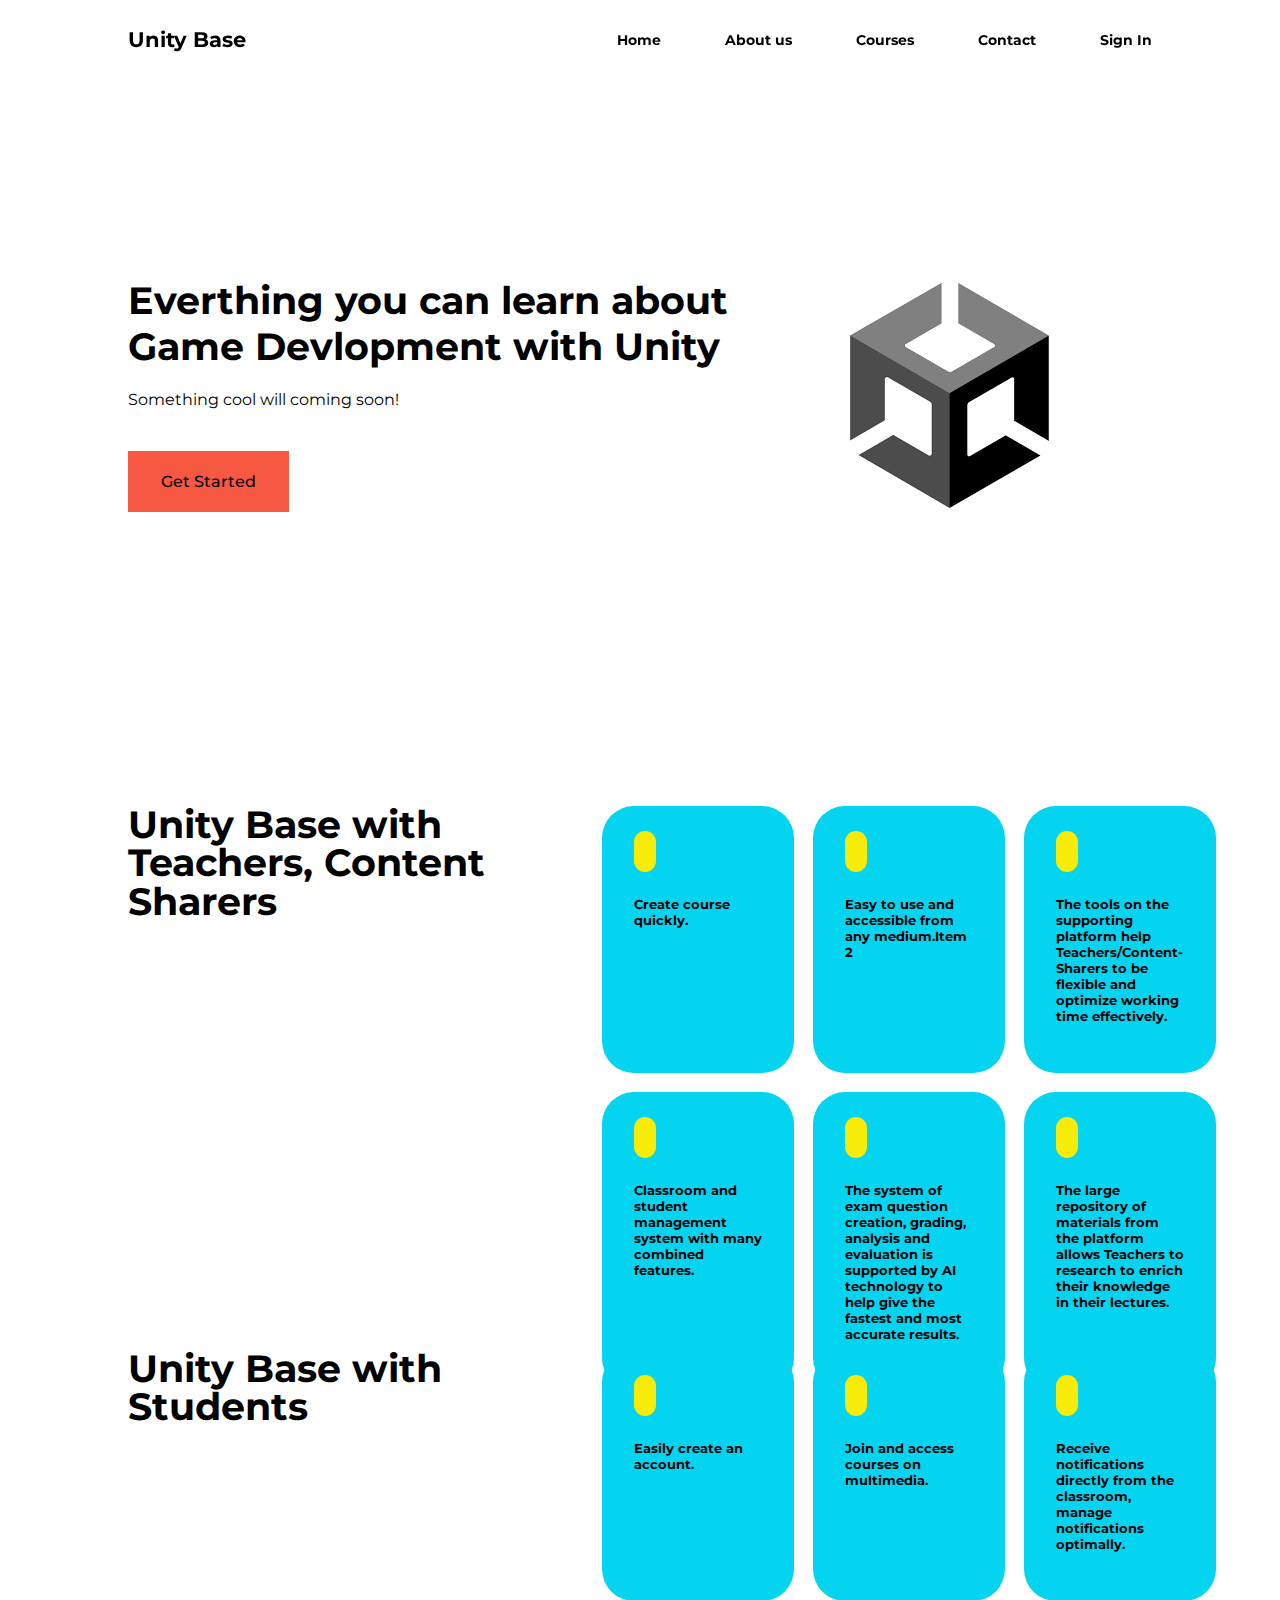
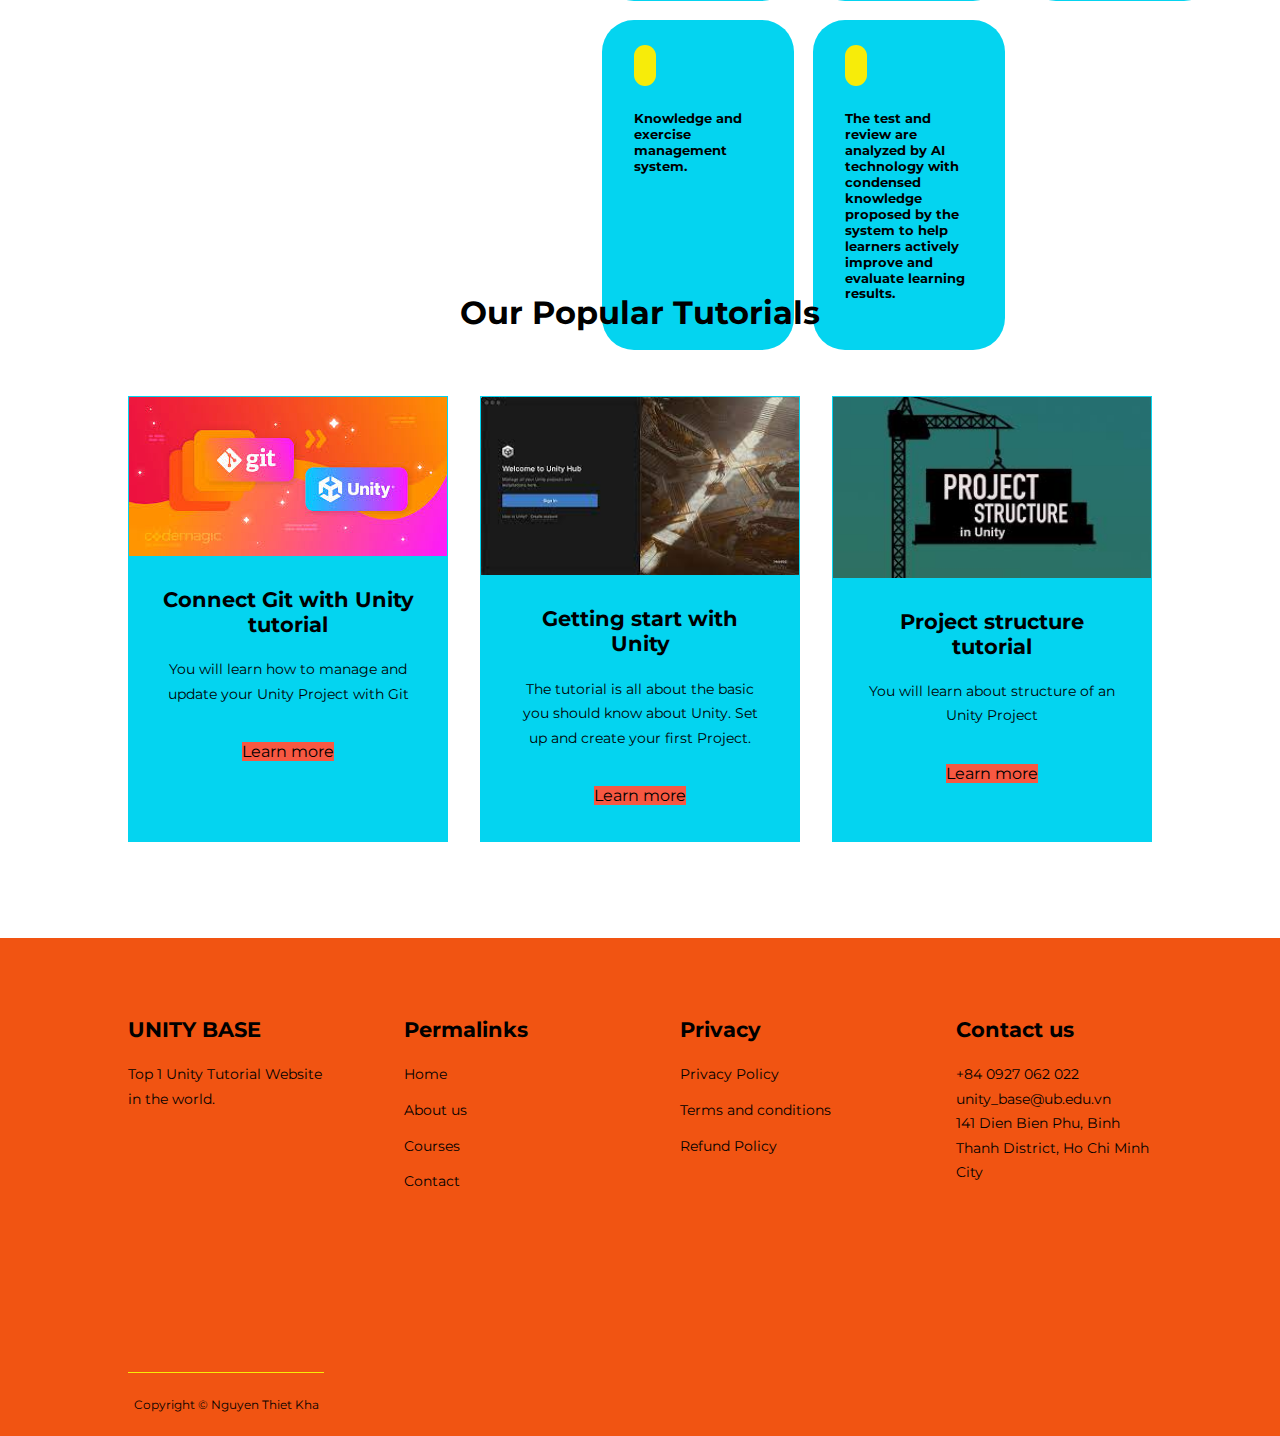
<file: index.html>
<!doctype html>
<html>
<head>
<meta charset="utf-8">
<title>Unity Base</title>
	
<!--- STYLE --->
<link rel="stylesheet" href="./CSS/style.css">

<!--- ICONSCOUT CDN --->
<link rel="stylesheet" href="https://unicons.iconscout.com/release/v2.1.6/css/unicons.css">
	
<!--- GOOGLE FONTS (MONTSERRAT) --->
<link rel="preconnect" href="https://fonts.googleapis.com">
<link rel="preconnect" href="https://fonts.gstatic.com" crossorigin>
<link href="https://fonts.googleapis.com/css2?family=Montserrat:wght@300;400;500;600;700;800;900&display=swap" rel="stylesheet">

</head>

<body>
	<nav>
		<div class="container nav_container">
			<a href="index.html"><h4>Unity Base</h4></a>
			<ul class="nav_menu">
				<li><a href="index.html">Home</a></li>
				<li><a href="about.html">About us</a></li>
				<li><a href="courses.html">Courses</a></li>
				<li><a href="contact.html">Contact</a></li>
				<li><a href="login.html">Sign In</a></li>
			</ul>
			<button id="open-menu-btn"><i class="uil uil-bars"></i></button>
			<button id="close-menu-btn"><i class="uil uil-multiply"></i></button>
		</div>
	</nav>
	<!-- END OF NAVBAR -->
	
	<header>
		<div class="container header_container">
			<div class="header_left">
				<h1>Everthing you can learn about Game Devlopment with Unity</h1>
				<p>Something cool will coming soon!</p>
				<a href="tutorial.html" class="btn btn-primary">Get Started</a>
			</div>
			
			<div class="header_right">
				<div class="header_right-image">
					<img src="./Images/download (1).png" alt="">
				</div>
			</div>
		</div>
	</header>
	
	<!-- END OF HEADER -->
	
	<section class="section2">
		<div class="container section2_container">
			<div class="section2_left">
				<h1>Unity Base with Teachers, Content Sharers</h1>
			</div>
			
			<div class="section2_right">
				<article class="section2item">
					<span class="section2item_icon">
						<i class="uil uil-check-circle"></i>
					</span>
					<h5>Create course quickly.</h5>
				</article>
				
				<article class="section2item">
					<span class="section2item_icon">
						<i class="uil uil-check-circle"></i>
					</span>
					<h5>Easy to use and accessible from any medium.Item 2</h5>
				</article>
				
				<article class="section2item">
					<span class="section2item_icon">
						<i class="uil uil-check-circle"></i>
					</span>
					<h5>The tools on the supporting platform help Teachers/Content-Sharers to be flexible and optimize working time effectively.</h5>
				</article>
				
				<article class="section2item">
					<span class="section2item_icon">
						<i class="uil uil-check-circle"></i>
					</span>
					<h5>Classroom and student management system with many combined features.</h5>
				</article>
				
				<article class="section2item">
					<span class="section2item_icon">
						<i class="uil uil-check-circle"></i>
					</span>
					<h5>The system of exam question creation, grading, analysis and evaluation is supported by AI technology to help give the fastest and most accurate results.</h5>
				</article>
				
				<article class="section2item">
					<span class="section2item_icon">
						<i class="uil uil-check-circle"></i>
					</span>
					<h5>The large repository of materials from the platform allows Teachers to research to enrich their knowledge in their lectures.</h5>
				</article>
			</div>
		</div>
	</section>
	<!-- END OF SECTION 2 -->
	
	<section class="section3">
		<div class="container section3_container">
			<div class="section3_right">
				<h1>Unity Base with Students</h1>
			</div>
			
			<div class="section3_left">
				<article class="section3item">
					<span class="section3item_icon">
						<i class="uil uil-check-circle"></i>
					</span>
					<h5>Easily create an account.</h5>
				</article>
				
				<article class="section3item">
					<span class="section3item_icon">
						<i class="uil uil-check-circle"></i>
					</span>
					<h5>Join and access courses on multimedia.</h5>
				</article>
				
				<article class="section3item">
					<span class="section3item_icon">
						<i class="uil uil-check-circle"></i>
					</span>
					<h5>Receive notifications directly from the classroom, manage notifications optimally.</h5>
				</article>
				
				<article class="section3item">
					<span class="section3item_icon">
						<i class="uil uil-check-circle"></i>
					</span>
					<h5>Knowledge and exercise management system.</h5>
				</article>
				
				<article class="section3item">
					<span class="section3item_icon">
						<i class="uil uil-check-circle"></i>
					</span>
					<h5>The test and review are analyzed by AI technology with condensed knowledge proposed by the system to help learners actively improve and evaluate learning results.</h5>
				</article>
			</div>
		</div>
	</section>
	<!-- END OF SECTION 3 -->
	
	<section class="tutorials">
		<h2>Our Popular Tutorials</h2>
		<div class="container tutorials_container">
			<article class="tutorial">
				<div class="tutorial_image">
					<img src="Images/images.jpg" alt="">
				</div>
				<div class="tutorial_info">
					<h4>Connect Git with Unity tutorial</h4>
					<p>You will learn how to manage and update your Unity Project with Git</p>
					<a href="courses.html" class="btn-primary">Learn more</a>
				</div>
			</article>
			
			<article class="tutorial">
				<div class="tutorial_image">
					<img src="Images/download (4).jpg" alt="">
				</div>
				<div class="tutorial_info">
					<h4>Getting start with Unity</h4>
					<p>The tutorial is all about the basic you should know about Unity. Set up and create your first Project.</p>
					<a href="courses.html" class="btn-primary">Learn more</a>
				</div>
			</article>
			
			<article class="tutorial">
				<div class="tutorial_image">
					<img src="Images/images (1).jpg" alt="">
				</div>
				<div class="tutorial_info">
					<h4>Project structure tutorial</h4>
					<p>You will learn about structure of an Unity Project</p>
					<a href="courses.html" class="btn-primary">Learn more</a>
				</div>
			</article>
		</div>
	</section>
		<!-- END OF POPULAR	 -->
	
	<footer class="footer">
		<div class="container footer_container">
			<div class="footer_1">
				<a href="index.html" class="footer_logo"><h4>UNITY BASE</h4></a>
				<p>
					Top 1 Unity Tutorial Website in the world.
				</p>
			</div>
			
			<div class="footer_2">
				<h4>Permalinks</h4>
				<ul class="permalinks">
					<li><a href="index.html">Home</a></li>
					<li><a href="about.html">About us</a></li>
					<li><a href="courses.html">Courses</a></li>
					<li><a href="contact.html">Contact</a></li>
				</ul>
			</div>
			
			<div class="footer_3">
				<h4>Privacy</h4>
				<ul class="privacy">
					<li><a href="#">Privacy Policy</a></li>
					<li><a href="#">Terms and conditions</a></li>
					<li><a href="#">Refund Policy</a></li>
				</ul>
			</div>
			
			<div class="footer_4">
				<h4>Contact us</h4>
				<div>
					<p>+84 0927 062 022</p>
					<p>unity_base@ub.edu.vn</p>
					<p>141 Dien Bien Phu, Binh Thanh District, Ho Chi Minh City</p>
				</div>
				
				<ul class="footer_socials">
					<li>
						<a href="#"><i class="uil uil-facebook-f"></i></a>
					</li>
					<li>
						<a href="#"><i class="uil uil-instagram-alt"></i></a>
					</li>
					<li>
						<a href="#"><i class="uil uil-twitter"></i></a>
					</li>
					<li>
						<a href="#"><i class="uil uil-linkedin-alt"></i></a>
					</li>
				</ul>
			</div>
			
			<div class="footer_copyright">
				<small>Copyright &copy; Nguyen Thiet Kha</small>
			</div>
		</div>
	</footer>
	
	<script src="main.js"></script>
</body>
</html>
</file>
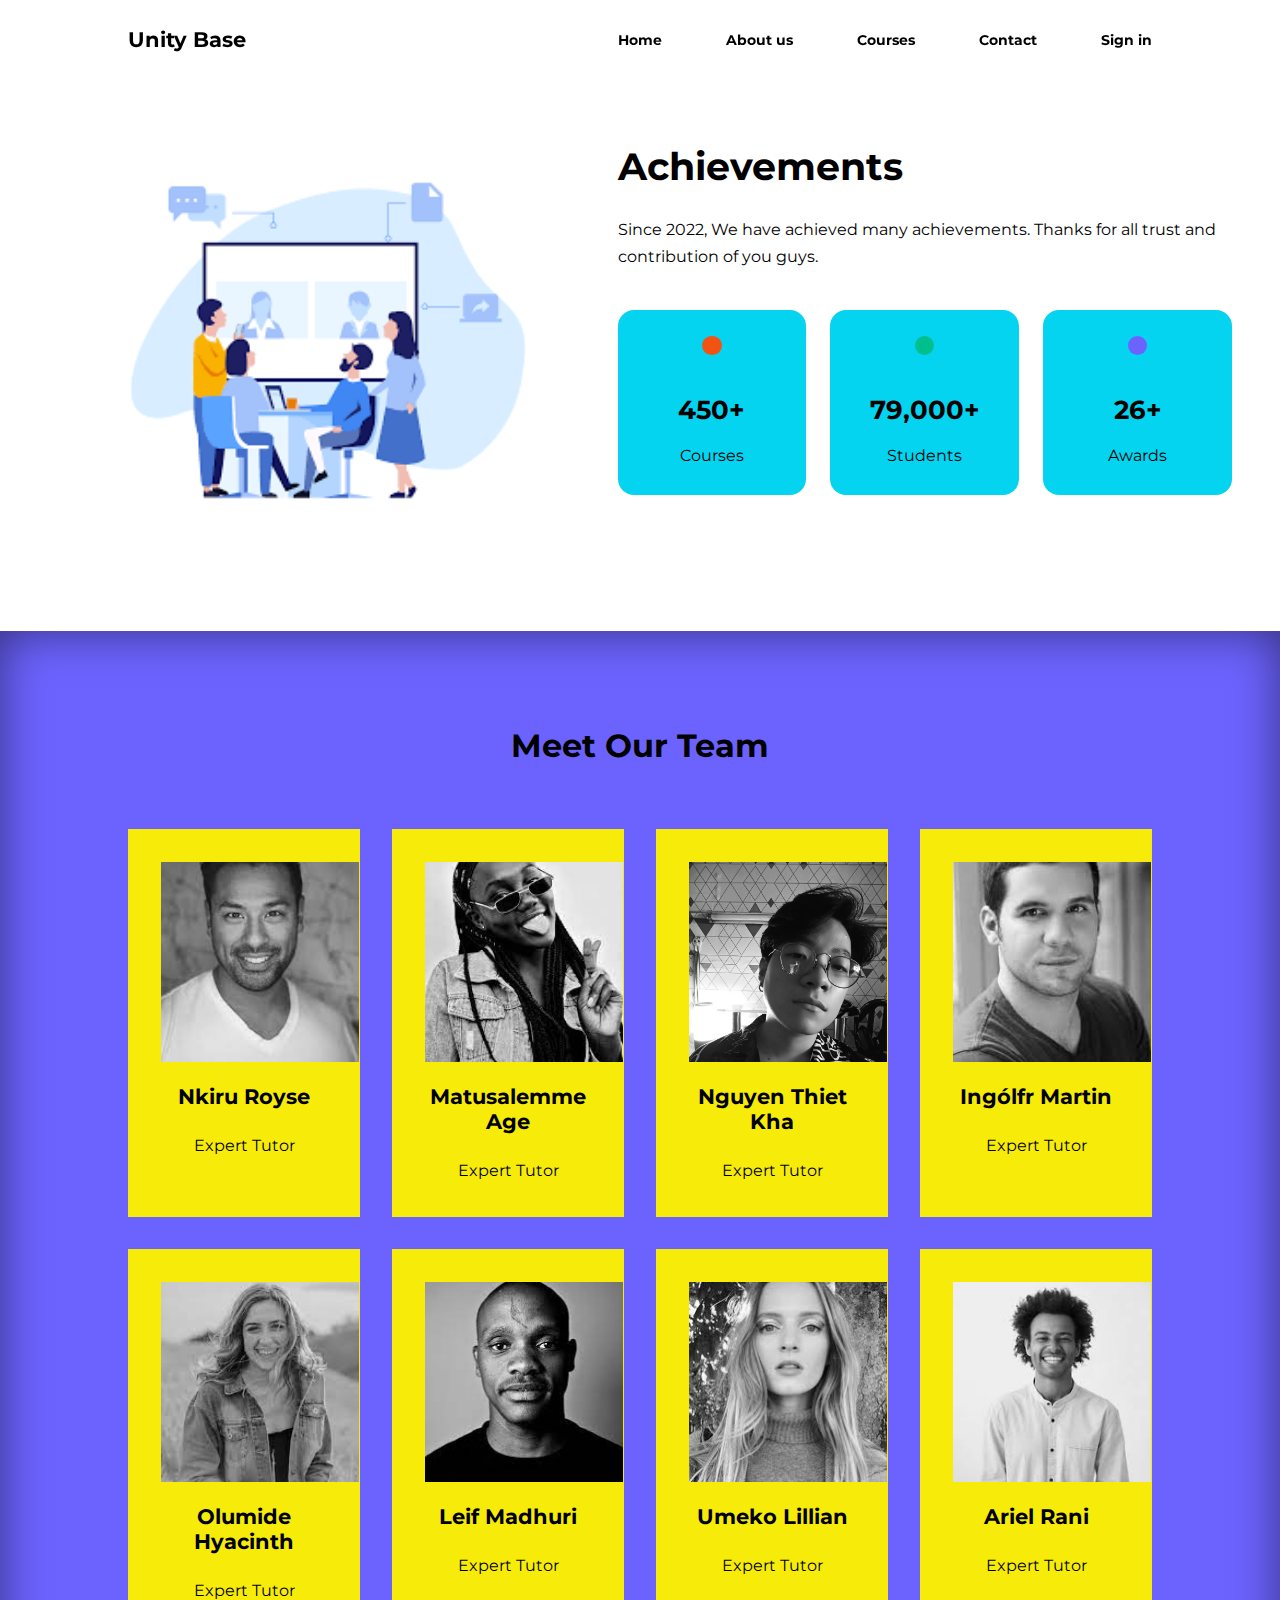
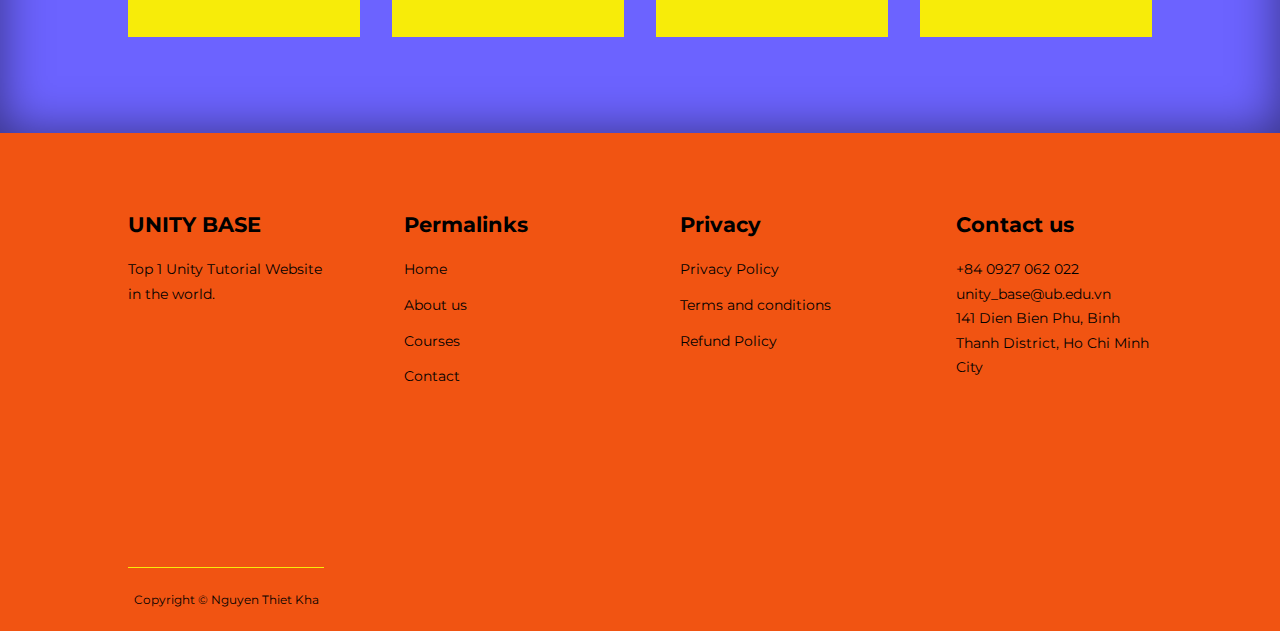
<file: about.html>
<!doctype html>
<html>
<head>
<meta charset="utf-8">
<title>Unity Base</title>
	
<!--- STYLE --->
<link rel="stylesheet" href="./CSS/style.css">
<link rel="stylesheet" href="./CSS/about.css">

<!--- ICONSCOUT CDN --->
<link rel="stylesheet" href="https://unicons.iconscout.com/release/v2.1.6/css/unicons.css">
	
<!--- GOOGLE FONTS (MONTSERRAT) --->
<link rel="preconnect" href="https://fonts.googleapis.com">
<link rel="preconnect" href="https://fonts.gstatic.com" crossorigin>
<link href="https://fonts.googleapis.com/css2?family=Montserrat:wght@300;400;500;600;700;800;900&display=swap" rel="stylesheet">

</head>

<body>
	<nav>
		<div class="container nav_container">
			<a href="index.html"><h4>Unity Base</h4></a>
			<ul class="nav_menu">
				<li><a href="index.html">Home</a></li>
				<li><a href="about.html">About us</a></li>
				<li><a href="courses.html">Courses</a></li>
				<li><a href="contact.html">Contact</a></li>
				<li><a href="login.html">Sign in</a></li>
			</ul>
			<button id="open-menu-btn"><i class="uil uil-bars"></i></button>
			<button id="close-menu-btn"><i class="uil uil-multiply"></i></button>
		</div>
	</nav>
	<!-- END OF NAVBAR -->
	
	<section class="about_achievements">
		<div class="container about_achievements-container">
			<div class="about_achievements-left">
				<img src="Images/team4.png" alt="" width="400" height="391">
			</div>
			
			<div class="about_achievements-right">
				<h1>Achievements</h1>
				<p>
					Since 2022, We have achieved many achievements. Thanks for all trust and contribution of you guys.
				</p>
				<div class="achievements_cards">
					<article class="achievement_card">
						<span class="achievement_icon">
							<i class="uil uil-video"></i>
						</span>
						<h3>450+</h3>
						<p>Courses</p>
					</article>
					
					<article class="achievement_card">
						<span class="achievement_icon">
							<i class="uil uil-users-alt"></i>
						</span>
						<h3>79,000+</h3>
						<p>Students</p>
					</article>
					
					<article class="achievement_card">
						<span class="achievement_icon">
							<i class="uil uil-trophy"></i>
						</span>
						<h3>26+</h3>
						<p>Awards</p>
					</article>
				</div>
			</div>
		</div>
	</section>
		<!-- END OF ACHIEVEMENTS -->
	
	<section class="team">
		<h2>Meet Our Team</h2>
		<div class="container team_container">
			<article class="team_member">
				<div class="team_member-image">
					<img src="Images/member1.jfif" width="200" height="200">
				</div>
				<div class="team_member-info">
					<h4>Nkiru Royse</h4>
					<p>Expert Tutor</p>
				</div>
				<div class="team_member-socials">
					<a href="https://instagram.com" target="_blank"><i class="uil uil-instagram"></i></a>
					<a href="https://twitter.com" target="_blank"><i class="uil uil-twitter-alt"></i></a>
					<a href="https://linkedin.com" target="_blank"><i class="uil uil-linkedin-alt"></i></a>
				</div>
			</article>
			<article class="team_member">
				<div class="team_member-image">
					<img src="Images/member2.jfif" width="200" height="200">
				</div>
				<div class="team_member-info">
					<h4>Matusalemme Age</h4>
					<p>Expert Tutor</p>
				</div>
				<div class="team_member-socials">
					<a href="https://instagram.com" target="_blank"><i class="uil uil-instagram"></i></a>
					<a href="https://twitter.com" target="_blank"><i class="uil uil-twitter-alt"></i></a>
					<a href="https://linkedin.com" target="_blank"><i class="uil uil-linkedin-alt"></i></a>
				</div>
			</article>
			<article class="team_member">
				<div class="team_member-image">
					<img src="Images/kha.jpg" width="200" height="200">
				</div>
				<div class="team_member-info">
					<h4>Nguyen Thiet Kha</h4>
					<p>Expert Tutor</p>
				</div>
				<div class="team_member-socials">
					<a href="https://www.instagram.com/purplehazeonthemoon/" target="_blank"><i class="uil uil-instagram"></i></a>
					<a href="https://twitter.com" target="_blank"><i class="uil uil-twitter-alt"></i></a>
					<a href="https://linkedin.com" target="_blank"><i class="uil uil-linkedin-alt"></i></a>
				</div>
			</article>
			<article class="team_member">
				<div class="team_member-image">
					<img src="Images/member4.jfif" width="200" height="200">
				</div>
				<div class="team_member-info">
					<h4>Ingólfr Martin</h4>
					<p>Expert Tutor</p>
				</div>
				<div class="team_member-socials">
					<a href="https://instagram.com" target="_blank"><i class="uil uil-instagram"></i></a>
					<a href="https://twitter.com" target="_blank"><i class="uil uil-twitter-alt"></i></a>
					<a href="https://linkedin.com" target="_blank"><i class="uil uil-linkedin-alt"></i></a>
				</div>
			</article>
			<article class="team_member">
				<div class="team_member-image">
					<img src="Images/member5.jfif" width="200" height="200">
				</div>
				<div class="team_member-info">
					<h4>Olumide Hyacinth</h4>
					<p>Expert Tutor</p>
				</div>
				<div class="team_member-socials">
					<a href="https://instagram.com" target="_blank"><i class="uil uil-instagram"></i></a>
					<a href="https://twitter.com" target="_blank"><i class="uil uil-twitter-alt"></i></a>
					<a href="https://linkedin.com" target="_blank"><i class="uil uil-linkedin-alt"></i></a>
				</div>
			</article>
			<article class="team_member">
				<div class="team_member-image">
					<img src="Images/member6.jfif" width="200" height="200">
				</div>
				<div class="team_member-info">
					<h4>Leif Madhuri</h4>
					<p>Expert Tutor</p>
				</div>
				<div class="team_member-socials">
					<a href="https://instagram.com" target="_blank"><i class="uil uil-instagram"></i></a>
					<a href="https://twitter.com" target="_blank"><i class="uil uil-twitter-alt"></i></a>
					<a href="https://linkedin.com" target="_blank"><i class="uil uil-linkedin-alt"></i></a>
				</div>
			</article>
			<article class="team_member">
				<div class="team_member-image">
					<img src="Images/member7.jfif" width="200" height="200">
				</div>
				<div class="team_member-info">
					<h4>Umeko Lillian</h4>
					<p>Expert Tutor</p>
				</div>
				<div class="team_member-socials">
					<a href="https://instagram.com" target="_blank"><i class="uil uil-instagram"></i></a>
					<a href="https://twitter.com" target="_blank"><i class="uil uil-twitter-alt"></i></a>
					<a href="https://linkedin.com" target="_blank"><i class="uil uil-linkedin-alt"></i></a>
				</div>
			</article>
			<article class="team_member">
				<div class="team_member-image">
					<img src="Images/member8.jfif" width="200" height="200">
				</div>
				<div class="team_member-info">
					<h4>Ariel Rani</h4>
					<p>Expert Tutor</p>
				</div>
				<div class="team_member-socials">
					<a href="https://instagram.com" target="_blank"><i class="uil uil-instagram"></i></a>
					<a href="https://twitter.com" target="_blank"><i class="uil uil-twitter-alt"></i></a>
					<a href="https://linkedin.com" target="_blank"><i class="uil uil-linkedin-alt"></i></a>
				</div>
			</article>
		</div>
	</section>
			<!-- END OF TEAM -->
	
	
	
	<footer class="footer">
		<div class="container footer_container">
			<div class="footer_1">
				<a href="index.html" class="footer_logo"><h4>UNITY BASE</h4></a>
				<p>
					Top 1 Unity Tutorial Website in the world.
				</p>
			</div>
			
			<div class="footer_2">
				<h4>Permalinks</h4>
				<ul class="permalinks">
					<li><a href="index.html">Home</a></li>
					<li><a href="about.html">About us</a></li>
					<li><a href="courses.html">Courses</a></li>
					<li><a href="contact.html">Contact</a></li>
				</ul>
			</div>
			
			<div class="footer_3">
				<h4>Privacy</h4>
				<ul class="privacy">
					<li><a href="#">Privacy Policy</a></li>
					<li><a href="#">Terms and conditions</a></li>
					<li><a href="#">Refund Policy</a></li>
				</ul>
			</div>
			
			<div class="footer_4">
				<h4>Contact us</h4>
				<div>
					<p>+84 0927 062 022</p>
					<p>unity_base@ub.edu.vn</p>
					<p>141 Dien Bien Phu, Binh Thanh District, Ho Chi Minh City</p>
				</div>
				
				<ul class="footer_socials">
					<li>
						<a href="#"><i class="uil uil-facebook-f"></i></a>
					</li>
					<li>
						<a href="#"><i class="uil uil-instagram-alt"></i></a>
					</li>
					<li>
						<a href="#"><i class="uil uil-twitter"></i></a>
					</li>
					<li>
						<a href="#"><i class="uil uil-linkedin-alt"></i></a>
					</li>
				</ul>
			</div>
			
			<div class="footer_copyright">
				<small>Copyright &copy; Nguyen Thiet Kha</small>
			</div>
		</div>
	</footer>
	
	<script src="main.js"></script>
</body>
</html>
</file>
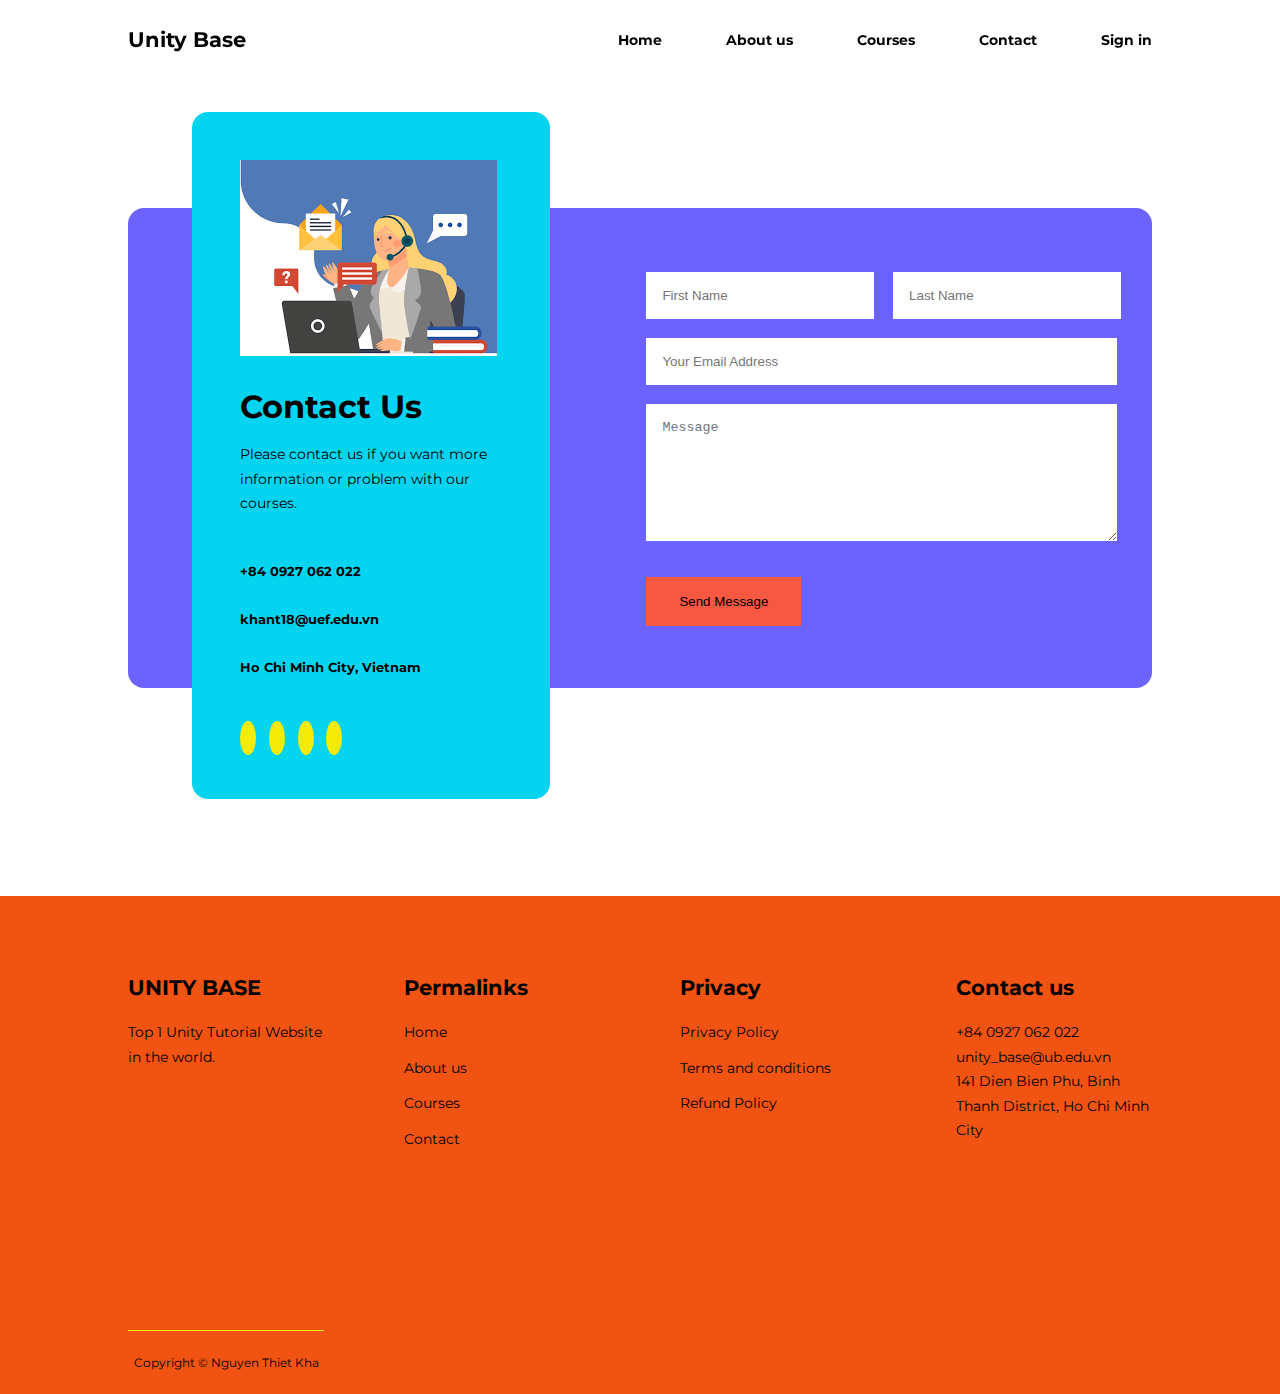
<file: contact.html>
<!doctype html>
<html>
<head>
<meta charset="utf-8">
<title>Unity Base</title>
	
<!--- STYLE --->
<link rel="stylesheet" href="./CSS/style.css">
<link rel="stylesheet" href="./CSS/contact.css">

<!--- ICONSCOUT CDN --->
<link rel="stylesheet" href="https://unicons.iconscout.com/release/v2.1.6/css/unicons.css">
	
<!--- GOOGLE FONTS (MONTSERRAT) --->
<link rel="preconnect" href="https://fonts.googleapis.com">
<link rel="preconnect" href="https://fonts.gstatic.com" crossorigin>
<link href="https://fonts.googleapis.com/css2?family=Montserrat:wght@300;400;500;600;700;800;900&display=swap" rel="stylesheet">

</head>

<body>
	<nav>
		<div class="container nav_container">
			<a href="index.html"><h4>Unity Base</h4></a>
			<ul class="nav_menu">
				<li><a href="index.html">Home</a></li>
				<li><a href="about.html">About us</a></li>
				<li><a href="courses.html">Courses</a></li>
				<li><a href="document.html">Contact</a></li>
				<li><a href="login.html">Sign in</a></li>
			</ul>
			<button id="open-menu-btn"><i class="uil uil-bars"></i></button>
			<button id="close-menu-btn"><i class="uil uil-multiply"></i></button>
		</div>
	</nav>
	<!-- END OF NAVBAR -->
	
	<section class="contact">
		<div class="container contact-container">
			<aside class="contact_aside">
				<div class="aside_image">
					<img src="Images/contact.png" alt="">
				</div>
				<h2>Contact Us</h2>
				<p>Please contact us if you want more information or problem with our courses.</p>
				<ul class="contact_details">
					<li>
						<i class="uil uil-phone-times"></i>
						<h5>+84 0927 062 022</h5>
					</li>
					<li>
						<i class="uil uil-envelope"></i>
						<h5>khant18@uef.edu.vn</h5>
					</li>
					<li>
						<i class="uil uil-location-point"></i>
						<h5>Ho Chi Minh City, Vietnam</h5>
					</li>
				</ul>
				<ul class="contact_socials">
					<li>
						<a href="https://www.facebook.com/thietkha.nguyen/"><i class="uil uil-facebook-f"></i></a>
					</li>
					<li>
						<a href="https://www.instagram.com/purplehazeonthemoon/"><i class="uil uil-instagram"></i></a>
					</li>
					<li>
						<a href="https://twitter.com"><i class="uil uil-twitter"></i></a>
					</li>
					<li>
						<a href="https://linkedin.com"><i class="uil uil-linkedin-alt"></i></a>
					</li>
				</ul>
			</aside>
			
			<form action="https://formspree.io/f/xdobvrgb" method="POST" class="contact_form">
				<div class="form_name">
					<input type="text" name="First Name" placeholder="First Name" required>
					<input type="text" name="Last Name" placeholder="Last Name" required>
				</div>
				<input type="email" name="Email Address" placeholder="Your Email Address" required>
				<textarea name="Message" rows="7" placeholder="Message" required></textarea>
				<button type="submit" class="btn btn-primary">Send Message</button>
			</form>
		</div>
	</section>
	
	<footer class="footer">
		<div class="container footer_container">
			<div class="footer_1">
				<a href="index.html" class="footer_logo"><h4>UNITY BASE</h4></a>
				<p>
					Top 1 Unity Tutorial Website in the world.
				</p>
			</div>
			
			<div class="footer_2">
				<h4>Permalinks</h4>
				<ul class="permalinks">
					<li><a href="index.html">Home</a></li>
					<li><a href="about.html">About us</a></li>
					<li><a href="courses.html">Courses</a></li>
					<li><a href="document.html">Contact</a></li>
				</ul>
			</div>
			
			<div class="footer_3">
				<h4>Privacy</h4>
				<ul class="privacy">
					<li><a href="#">Privacy Policy</a></li>
					<li><a href="#">Terms and conditions</a></li>
					<li><a href="#">Refund Policy</a></li>
				</ul>
			</div>
			
			<div class="footer_4">
				<h4>Contact us</h4>
				<div>
					<p>+84 0927 062 022</p>
					<p>unity_base@ub.edu.vn</p>
					<p>141 Dien Bien Phu, Binh Thanh District, Ho Chi Minh City</p>
				</div>
				
				<ul class="footer_socials">
					<li>
						<a href="#"><i class="uil uil-facebook-f"></i></a>
					</li>
					<li>
						<a href="#"><i class="uil uil-instagram-alt"></i></a>
					</li>
					<li>
						<a href="#"><i class="uil uil-twitter"></i></a>
					</li>
					<li>
						<a href="#"><i class="uil uil-linkedin-alt"></i></a>
					</li>
				</ul>
			</div>
			
			<div class="footer_copyright">
				<small>Copyright &copy; Nguyen Thiet Kha</small>
			</div>
		</div>
	</footer>
	
	<script src="main.js"></script>
</body>
</html>
</file>
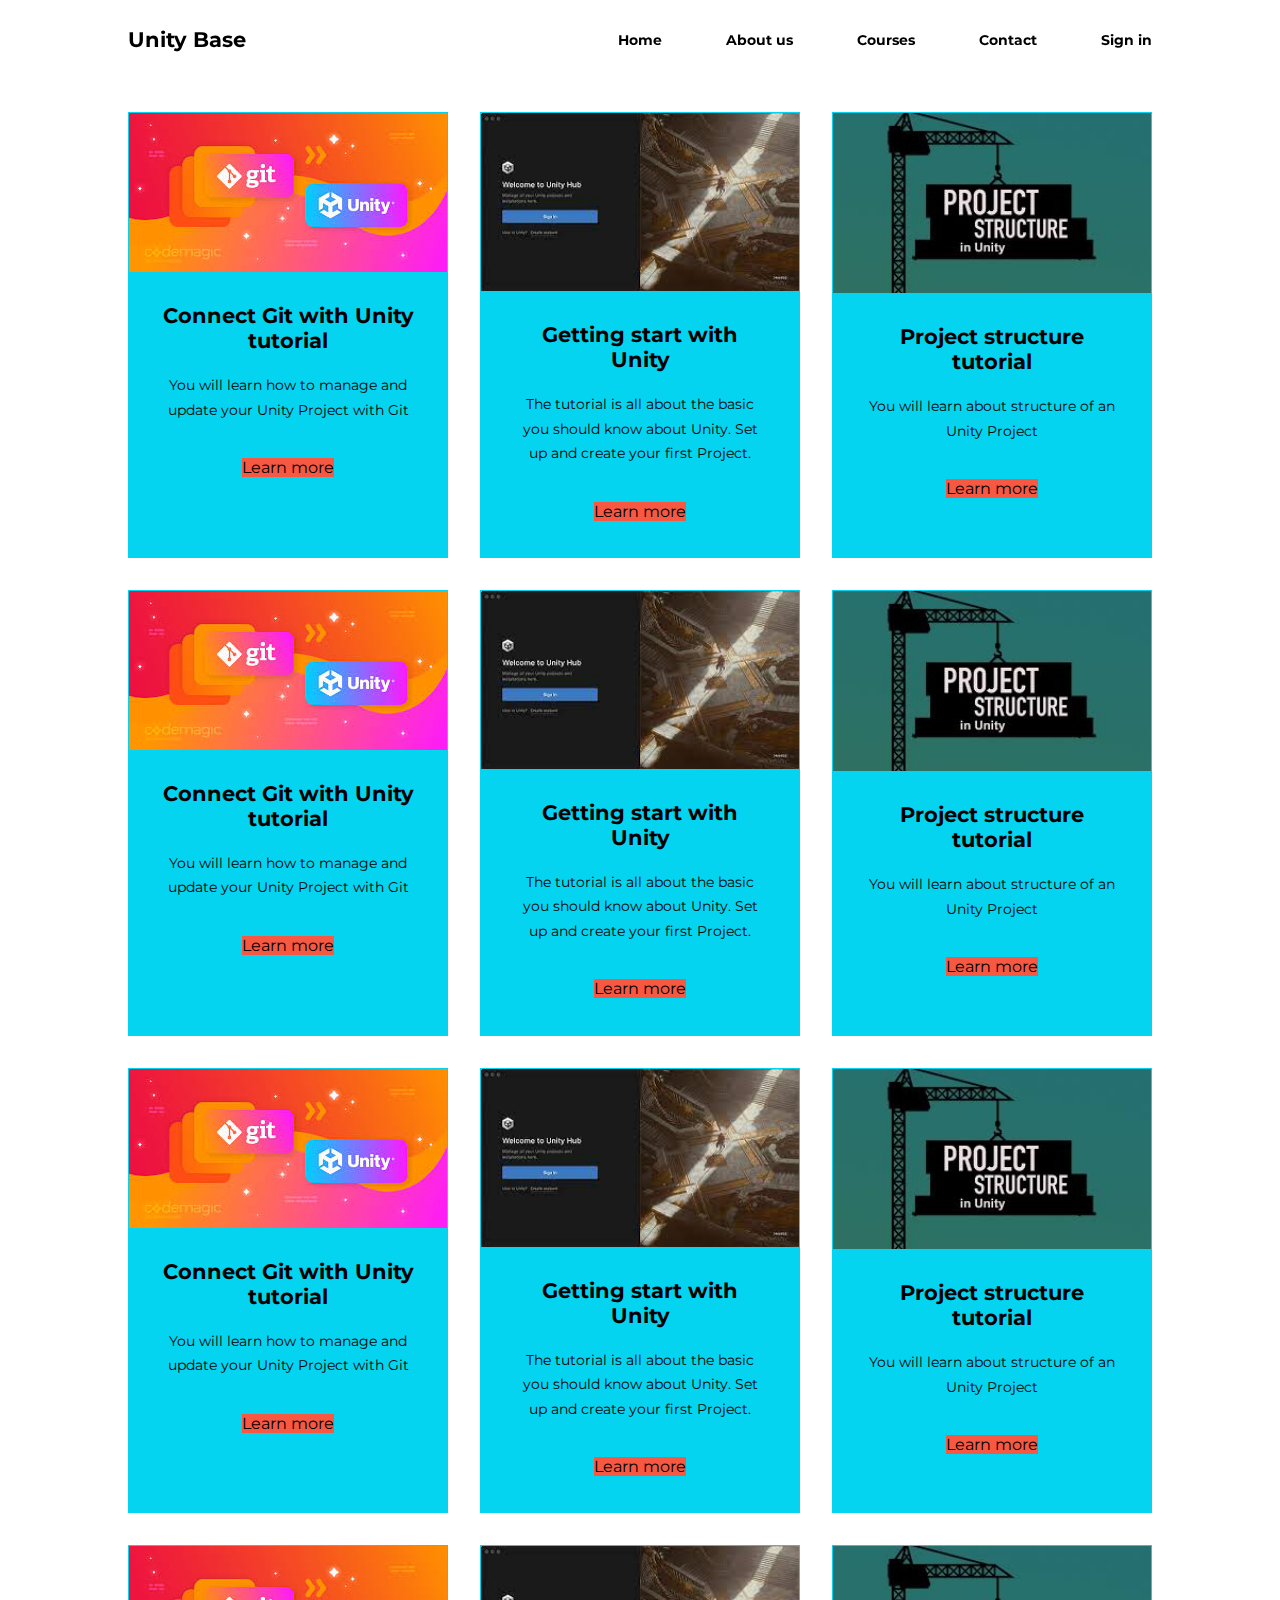
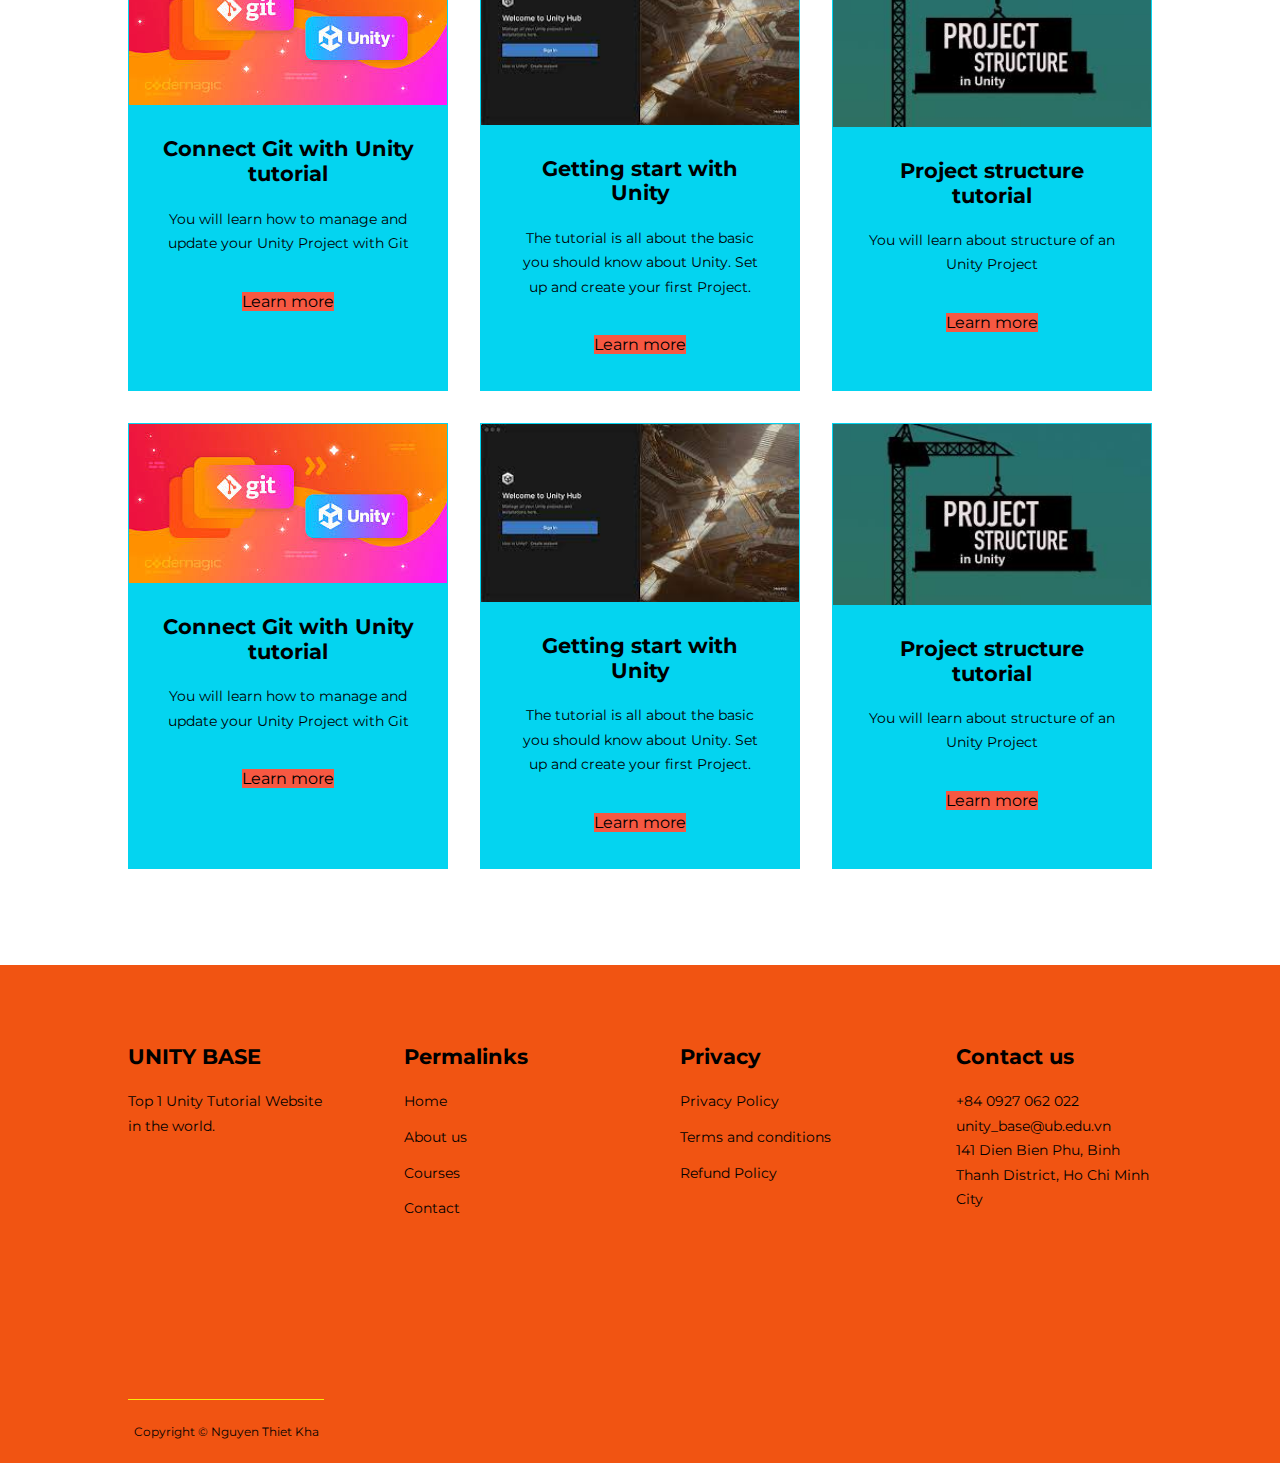
<file: courses.html>
<!doctype html>
<html>
<head>
<meta charset="utf-8">
<title>Unity Base</title>
	
<!--- STYLE --->
<link rel="stylesheet" href="./CSS/style.css">
<style>
	.tutorials {
		margin-top: 1rem;
	}
</style>

<!--- ICONSCOUT CDN --->
<link rel="stylesheet" href="https://unicons.iconscout.com/release/v2.1.6/css/unicons.css">
	
<!--- GOOGLE FONTS (MONTSERRAT) --->
<link rel="preconnect" href="https://fonts.googleapis.com">
<link rel="preconnect" href="https://fonts.gstatic.com" crossorigin>
<link href="https://fonts.googleapis.com/css2?family=Montserrat:wght@300;400;500;600;700;800;900&display=swap" rel="stylesheet">

</head>

<body>
	<nav>
		<div class="container nav_container">
			<a href="index.html"><h4>Unity Base</h4></a>
			<ul class="nav_menu">
				<li><a href="index.html">Home</a></li>
				<li><a href="about.html">About us</a></li>
				<li><a href="courses.html">Courses</a></li>
				<li><a href="contact.html">Contact</a></li>
				<li><a href="login.html">Sign in</a></li>
			</ul>
			<button id="open-menu-btn"><i class="uil uil-bars"></i></button>
			<button id="close-menu-btn"><i class="uil uil-multiply"></i></button>
		</div>
	</nav>
	<!-- END OF NAVBAR -->
	
		<section class="tutorials">
		<div class="container tutorials_container">
			<article class="tutorial">
				<div class="tutorial_image">
					<img src="Images/images.jpg" alt="">
				</div>
				<div class="tutorial_info">
					<h4>Connect Git with Unity tutorial</h4>
					<p>You will learn how to manage and update your Unity Project with Git</p>
					<a href="#" class="btn-primary">Learn more</a>
				</div>
			</article>
			
			<article class="tutorial">
				<div class="tutorial_image">
					<img src="Images/download (4).jpg" alt="">
				</div>
				<div class="tutorial_info">
					<h4>Getting start with Unity</h4>
					<p>The tutorial is all about the basic you should know about Unity. Set up and create your first Project.</p>
					<a href="#" class="btn-primary">Learn more</a>
				</div>
			</article>
			
			<article class="tutorial">
				<div class="tutorial_image">
					<img src="Images/images (1).jpg" alt="">
				</div>
				<div class="tutorial_info">
					<h4>Project structure tutorial</h4>
					<p>You will learn about structure of an Unity Project</p>
					<a href="#" class="btn-primary">Learn more</a>
				</div>
			</article>
			
			<article class="tutorial">
				<div class="tutorial_image">
					<img src="Images/images.jpg" alt="">
				</div>
				<div class="tutorial_info">
					<h4>Connect Git with Unity tutorial</h4>
					<p>You will learn how to manage and update your Unity Project with Git</p>
					<a href="#" class="btn-primary">Learn more</a>
				</div>
			</article>
			
			<article class="tutorial">
				<div class="tutorial_image">
					<img src="Images/download (4).jpg" alt="">
				</div>
				<div class="tutorial_info">
					<h4>Getting start with Unity</h4>
					<p>The tutorial is all about the basic you should know about Unity. Set up and create your first Project.</p>
					<a href="#" class="btn-primary">Learn more</a>
				</div>
			</article>
			
			<article class="tutorial">
				<div class="tutorial_image">
					<img src="Images/images (1).jpg" alt="">
				</div>
				<div class="tutorial_info">
					<h4>Project structure tutorial</h4>
					<p>You will learn about structure of an Unity Project</p>
					<a href="#" class="btn-primary">Learn more</a>
				</div>
			</article>
			
			<article class="tutorial">
				<div class="tutorial_image">
					<img src="Images/images.jpg" alt="">
				</div>
				<div class="tutorial_info">
					<h4>Connect Git with Unity tutorial</h4>
					<p>You will learn how to manage and update your Unity Project with Git</p>
					<a href="#" class="btn-primary">Learn more</a>
				</div>
			</article>
			
			<article class="tutorial">
				<div class="tutorial_image">
					<img src="Images/download (4).jpg" alt="">
				</div>
				<div class="tutorial_info">
					<h4>Getting start with Unity</h4>
					<p>The tutorial is all about the basic you should know about Unity. Set up and create your first Project.</p>
					<a href="#" class="btn-primary">Learn more</a>
				</div>
			</article>
			
			<article class="tutorial">
				<div class="tutorial_image">
					<img src="Images/images (1).jpg" alt="">
				</div>
				<div class="tutorial_info">
					<h4>Project structure tutorial</h4>
					<p>You will learn about structure of an Unity Project</p>
					<a href="#" class="btn-primary">Learn more</a>
				</div>
			</article>
			
			<article class="tutorial">
				<div class="tutorial_image">
					<img src="Images/images.jpg" alt="">
				</div>
				<div class="tutorial_info">
					<h4>Connect Git with Unity tutorial</h4>
					<p>You will learn how to manage and update your Unity Project with Git</p>
					<a href="#" class="btn-primary">Learn more</a>
				</div>
			</article>
			
			<article class="tutorial">
				<div class="tutorial_image">
					<img src="Images/download (4).jpg" alt="">
				</div>
				<div class="tutorial_info">
					<h4>Getting start with Unity</h4>
					<p>The tutorial is all about the basic you should know about Unity. Set up and create your first Project.</p>
					<a href="#" class="btn-primary">Learn more</a>
				</div>
			</article>
			
			<article class="tutorial">
				<div class="tutorial_image">
					<img src="Images/images (1).jpg" alt="">
				</div>
				<div class="tutorial_info">
					<h4>Project structure tutorial</h4>
					<p>You will learn about structure of an Unity Project</p>
					<a href="#" class="btn-primary">Learn more</a>
				</div>
			</article>
			
			<article class="tutorial">
				<div class="tutorial_image">
					<img src="Images/images.jpg" alt="">
				</div>
				<div class="tutorial_info">
					<h4>Connect Git with Unity tutorial</h4>
					<p>You will learn how to manage and update your Unity Project with Git</p>
					<a href="#" class="btn-primary">Learn more</a>
				</div>
			</article>
			
			<article class="tutorial">
				<div class="tutorial_image">
					<img src="Images/download (4).jpg" alt="">
				</div>
				<div class="tutorial_info">
					<h4>Getting start with Unity</h4>
					<p>The tutorial is all about the basic you should know about Unity. Set up and create your first Project.</p>
					<a href="#" class="btn-primary">Learn more</a>
				</div>
			</article>
			
			<article class="tutorial">
				<div class="tutorial_image">
					<img src="Images/images (1).jpg" alt="">
				</div>
				<div class="tutorial_info">
					<h4>Project structure tutorial</h4>
					<p>You will learn about structure of an Unity Project</p>
					<a href="#" class="btn-primary">Learn more</a>
				</div>
			</article>
		</div>
	</section>
		<!-- END OF POPULAR	 -->
	
	
	
	
	
	
	
	
	<footer class="footer">
		<div class="container footer_container">
			<div class="footer_1">
				<a href="index.html" class="footer_logo"><h4>UNITY BASE</h4></a>
				<p>
					Top 1 Unity Tutorial Website in the world.
				</p>
			</div>
			
			<div class="footer_2">
				<h4>Permalinks</h4>
				<ul class="permalinks">
					<li><a href="index.html">Home</a></li>
					<li><a href="about.html">About us</a></li>
					<li><a href="courses.html">Courses</a></li>
					<li><a href="contact.html">Contact</a></li>
				</ul>
			</div>
			
			<div class="footer_3">
				<h4>Privacy</h4>
				<ul class="privacy">
					<li><a href="#">Privacy Policy</a></li>
					<li><a href="#">Terms and conditions</a></li>
					<li><a href="#">Refund Policy</a></li>
				</ul>
			</div>
			
			<div class="footer_4">
				<h4>Contact us</h4>
				<div>
					<p>+84 0927 062 022</p>
					<p>unity_base@ub.edu.vn</p>
					<p>141 Dien Bien Phu, Binh Thanh District, Ho Chi Minh City</p>
				</div>
				
				<ul class="footer_socials">
					<li>
						<a href="#"><i class="uil uil-facebook-f"></i></a>
					</li>
					<li>
						<a href="#"><i class="uil uil-instagram-alt"></i></a>
					</li>
					<li>
						<a href="#"><i class="uil uil-twitter"></i></a>
					</li>
					<li>
						<a href="#"><i class="uil uil-linkedin-alt"></i></a>
					</li>
				</ul>
			</div>
			
			<div class="footer_copyright">
				<small>Copyright &copy; Nguyen Thiet Kha</small>
			</div>
		</div>
	</footer>
	
	<script src="main.js"></script>
</body>
</html>
</file>
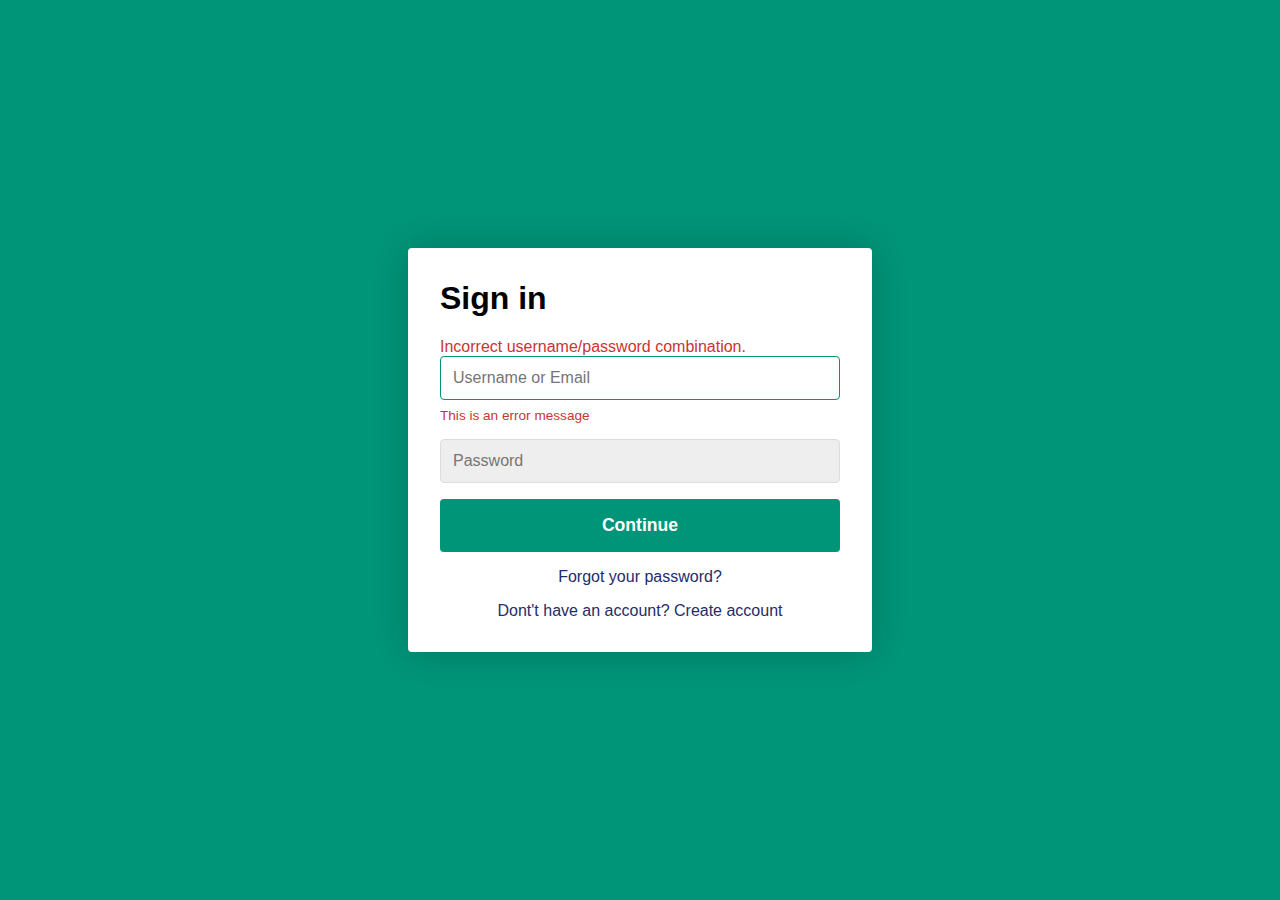
<file: login.html>
<!doctype html>
<html>
<head>
<meta charset="utf-8">
<title>Unity Base</title>
<link rel="stylesheet" href="./CSS/login.css">
</head>

<body>
	<div class="container">
		<form class="form" id="login">
			<h1 class="form_title">Sign in</h1>
			<div class="form_message form__message--error">Incorrect username/password combination.</div>
			<div class="form__input-group">
				<input type="text" class="form__input" autofocus placeholder="Username or Email">
				<div class="form__input-error-message">This is an error message</div>
			</div>
			<div class="form__input-group">
				<input type="password" class="form__input" autofocus placeholder="Password">
				<div class="form__input-error-message"></div>
			</div>
			<button class="form__button" type="submit">Continue</button>
			<p class="form__text">
				<a href="#" class="form__link">Forgot your password?</a>
			</p>
			<p class="form__text">
				<a class="form__link" href="./" id="linkCreateAccount">Dont't have an account? Create account</a>
			</p>
		</form>
		
		<form class="form form--hidden" id="createAccount">
			<h1 class="form_title">Sign up</h1>
			<div class="form_message form__message--error">Incorrect username/password combination.</div>
			<div class="form__input-group">
				<input type="text" id="signupUsername" class="form__input" autofocus placeholder="Username">
				<div class="form__input-error-message">This is an error message</div>
			</div>
			<div class="form__input-group">
				<input type="text" class="form__input" autofocus placeholder="Email">
				<div class="form__input-error-message">This is an error message</div>
			</div>
			<div class="form__input-group">
				<input type="password" class="form__input" autofocus placeholder="Password">
				<div class="form__input-error-message"></div>
			</div>
			<div class="form__input-group">
				<input type="password" class="form__input" autofocus placeholder="Confirm password">
				<div class="form__input-error-message"></div>
			</div>
			<button class="form__button" type="submit">Continue</button>
			<p class="form__text">
				<a class="form__link" href="./" id="linkLogin">Already have an account? Sign in</a>
			</p>
		</form>
	</div>
	
	<script src="main.js"></script>
</body>
</html>
</file>
<file: CSS/style.css>
/* CSS Document */

* {
	margin: 0;
	padding: 0;
	border: 0;
	outline: 0;
	text-decoration: none;
	list-style: none;
	box-sizing: border-box;
}

:root {
	--color-primary: #6c63ff;
	--color-success: #00bf8e;
	--color-warning: #f7c94b;
	--color-danger: #f75842;
	--color-danger-variant: rgba(247, 88, 66, 0.4);
	--color-white: #fff;
	--color-light: rgba(255, 255, 255, 0.7);
	--color-black: #000;
	--color-bg: #f15412;
	--color-bg1: #04d4f0;
	--color-bg2: #f7ec09;
	
	--container-width-lg: 80%; /* large screen */
	--container-width-md: 90%; /* medium screen */
	--container-width-sm: 94%; /* small screen */
	
	--transition: all 400ms ease;
}

body {
	font-family: 'Montserrat', sans-serif;
	line-height: 1.7;
	color: var(--color-black);
	background: var(--color-white);
}

.container {
	width: var(--container-width-lg);
	margin: 0 auto;
}

section {
	padding: 6rem 0; /* 6x16 */
}

section h2 {
	text-align: center;
	margin-bottom: 4rem;
}

h1, h2, h3, h4, h5 {
	line-height: 1.2;
}

h1 {
	font-size: 2.4rem;
}

h2 {
	font-size: 2rem;
}

h3 {
	font-size: 1.6rem;
}

h4 {
	font-size: 1.3rem;
}

a {
	color: var(--color-black);
}

img {
	/*width: 100%;*/
	display: block;
	object-fit: cover;
}

.btn {
	display: inline-block;
	background: var(--color-white);
	color: var(--color-black);
	padding: 1rem 2rem;
	border: 1px solid transparent;
	font-weight: 500;
	transition: var(--transition);
}

.btn:hover {
	background: transparent;
	color: var(--color-black);
	border-color: var(--color-bg2);
}

.btn-primary {
	background: var(--color-danger);
	color: var(--color-black);
}

/* NAVBAR */

nav {
	background: transparent;
	width: 100vw;
	height: 5rem;
	position: fixed;
	top: 0;
	z-index: 11;
}

nav button {
	display: none;
}

/* Change Navbar styles on scroll using javascript */

.window-scroll {
	background: var(--color-bg);
	box-shadow: 0 1rem 2rem rgba(0, 0, 0, 0.2);
}

.nav_container {
	height: 100%;
	display: flex;
	justify-content: space-between;
	align-items: center;
}

.nav_container h4 {
	margin-right: 10rem;
}

.nav_menu {
	display: flex;
	align-items: center;
	gap: 4rem;
}

.nav_menu a {
	font-size: 0.9rem;
	font-weight: bold;
	transition: var(--transition);
}

.nav_menu a:hover {
	color: var(--color-bg2);
}

/* HEADER */

header {
	position: relative;
	top: 5rem;
	overflow: hidden;
	height: 70vh;
	margin-bottom: 5rem;
}

.header_container {
	display: grid;
	grid-template-columns: 2fr 1fr;
	align-items: center;
	gap: 5rem;
	height: 100%;
}

.header_left p {
	margin: 1rem 0 2.4rem;
}

/* SECTION 2 */

.section2 {
	background: var(--color-white);
	height: 29rem;
}

.section2 h1 {
	line-height: 1;
	margin-bottom: 3rem;
}

.section2_container {
	display: grid;
	grid-template-columns: 40% 60%;
	gap: 4rem;
}

.section2_left p {
	margin: 1rem 0 3rem;
}

.section2_right {
	display: grid;
	grid-template-columns: repeat(3, 1fr);
	gap: 1.2rem;
}

.section2item {
	background: var(--color-bg1);
	padding: 2rem;
	border-radius: 2rem;
	transition: var(--transition);
}

.section2item:hover {
	box-shadow: 0 3rem 3rem rgba(0, 0 ,0 ,0.3);
}

.section2item_icon {
	background: var(--color-bg2);
	padding: 0.7rem;
	border-radius: 0.9rem;
}

.section2item h5 {
	margin: 2rem 0 1rem;
}

.section2item p {
	font-size: 0.85rem;
}

/* SECTION 3 */

.section3 {
	background: var(--color-white);
	height: 29rem;
}

.section3 h1 {
	line-height: 1;
	margin-bottom: 3rem;
}

.section3_container {
	margin-top: 5rem;
	display: grid;
	grid-template-columns: 40% 60%;
	gap: 4rem;
}

.section3_left {
	display: grid;
	grid-template-columns: repeat(3, 1fr);
	gap: 1.2rem;
}

.section3_right p {
	margin: 1rem 0 3rem;
}

.section3item {
	background: var(--color-bg1);
	padding: 2rem;
	border-radius: 2rem;
	transition: var(--transition);
}

.section3item:hover {
	box-shadow: 0 3rem 3rem rgba(0, 0 ,0 ,0.3);
}

.section3item_icon {
	background: var(--color-bg2);
	padding: 0.7rem;
	border-radius: 0.9rem;
}

.section3item h5 {
	margin: 2rem 0 1rem;
}

.section3item p {
	font-size: 0.85rem;
}

/* POPULAR */
.tutorials {
	margin-top: 10rem;
}

.tutorials_container {
	display: grid;
	grid-template-columns: repeat(3, 1fr);
	gap: 2rem;
}

.tutorial {
	background: var(--color-bg1);
	text-align: center;
	border: 1px solid transparent;
}

.tutorial:hover {
	box-shadow: 0 3rem 3rem rgba(0, 0 ,0 ,0.3);
}

.tutorial_info {
	padding: 2rem;
}

.tutorial_image img {
	width: 100%;
}

.tutorial_info p {
	margin: 1.2rem 0 2rem;
	font-size: 0.9rem;
}

/* FOOTER */
footer {
	background: var(--color-bg);
	padding-top: 5rem;
	font-size: 0.9rem;
}

.footer_container {
	display: grid;
	grid-template-columns: repeat(4, 1fr);
	gap: 5rem;
}

.footer_container > div h4 {
	margin-bottom: 1.2rem;
}

.footer_1 p {
	margin: 0 0 2rem;
}

footer ul li {
	margin-bottom: 0.7rem; 
}

footer ul li a:hover {
	text-decoration: underline;
}

.footer_socials {
	display: flex;
	gap: 1rem;
	font-size: 1.2rem;
	margin-top: 2rem;
}

.footer_copyright {
	text-align: center;
	margin-top: 4rem;
	padding: 1.2rem 0;
	border-top: 1px solid var(--color-bg2);
}

/* MEDIA QUERIES (TABLET) */
@media screen and (max-width: 1024px) {
	.container {
		width: var(--container-width-md);
	}
	
	h1 {
		font-size: 2.2rem;
	}
	
	h2 {
		font-size: 1.7rem;
	}
	
	h3 {
		font-size: 1.4rem;
	}
	
	h4 {
		font-size: 1.2rem;
	}
	
	/* NAVBAR */
	nav button {
		display: inline-block;
		background: transparent;
		font-size: 1.8rem;
		color: var(--color-black);
		cursor: pointer;
	}
	
	nav button#close-menu-btn {
		display: none;
	}
	
	.nav_menu {
		position: fixed;
		top: 5rem;
		right: 5%;
		height: fit-content;
		width: 18rem;
		flex-direction: column;
		gap: 0;
		display: none;
	}
	
	.nav_menu li {
		width: 100%;
		height: 5.8rem;
		animation: animateNavItems 400ms linear forwards;
		transform-origin: top right;
		opacity: 0;
	}
	
	.nav_menu li:nth-child(2) {
		animation-delay: 200ms;
	}
	
	.nav_menu li:nth-child(3) {
		animation-delay: 400ms;
	}
	
	.nav_menu li:nth-child(4) {
		animation-delay: 600ms;
	}
	
	@keyframes animateNavItems {
		0% {
			transform: rotateZ(-90deg) rotateX(90deg) scale(0.1);
		}
		
		100% {
			transform: rotateZ(0) rotateX(0) scale(1);
			opacity: 1;
		}
	}
	
	.nav_menu li a {
		background: var(--color-primary);
		box-shadow: -4rem 6rem 10rem rgba(0, 0 ,0 ,0.6);
		width: 100%;
		height: 100%;
		display: grid;
		place-items: center;
	}
	
	.nav_menu li a:hover {
		background: var(--color-bg2);
		color: var(--color-black);
	}
	
	/* HEADER */
	header {
		height: 52vh;
		margin-bottom: 4rem;
	}
	
	.header_container {
		gap: 0;
		padding-bottom: 3rem;
	}
	
	/* SECTION2 */
	.section2 {
		height: auto;
	}
	
	.section2_container {
		grid-template-columns: 1fr;
		gap: 3gem;
	}
	
	.section2_left {
		margin-left: 0;
	}
	
	/* SECTION3 */
	.section3 {
		height: auto;
	}
	
	.section3_container {
		grid-template-columns: 1fr;
		gap: 3gem;
	}
	
	.section3_right {
		margin-right: 0;
	}
	
	/* POPULAR */
	.tutorials {
		margin-top: 0;
	}
	
	.tutorials_container {
		grid-template-columns: 1fr 1fr;
	}
	
	/* FOOTER */
	.footer_container {
		grid-template-columns: 1fr 1fr;
	}
}

/* MEDIA QUERIES (MOBILE) */
@media screen and (max-width: 600px) {
	.container {
		width: var(--container-width-sm);
	}
	
	/* NAVBAR */
	.nav_menu {
		right: 3%;
	}
	
	/* HEADER */
	header {
		height: 100vh;
	}
	
	.header_container {
		grid-template-columns: 1fr;
		text-align: center;
		margin-top: 0;
	}
	
	.header_left p {
		margin-bottom: 1.3rem;
	}
	
	.header_right-image {
		margin-left: 7rem;
	}
	
	/* SECTION2 */
	.section2_right {
		grid-template-columns: 1fr 1fr;
		gap: 0.7rem;
	}
	
	.section2item {
		padding: 1rem;
		border-radius: 1rem;
	}
	
	.section2item_icon {
		margin-top: 4px;
		display: inline-block;
	}
	
	/* SECTION3 */
	.section3_left {
		grid-template-columns: 1fr 1fr;
		gap: 0.7rem;
	}
	
	.section3item {
		padding: 1rem;
		border-radius: 1rem;
	}
	
	.section3item_icon {
		margin-top: 4px;
		display: inline-block;
	}
	
	/* POPULAR */
	.tutorials_container {
		grid-template-columns: 1fr;
	}
	
	/* FOOTER */
	.footer_container {
		grid-template-columns: 1fr;
		text-align: center;
		gap: 2rem;
	}
	
	.footer_1 p {
		margin: 1rem auto;
	}
	
	.footer_socials {
		justify-content: center;
	}
}
</file>
<file: CSS/about.css>
/* CSS Document */

.about_achievements {
	margin-top: 3rem;
}

.about_achievements-container {
	display: grid;
	grid-template-columns: 40% 60%;
	gap: 5rem;
}

.about_achievements-right > p {
	margin: 1.6rem 0 2.5rem;
}

.achievements_cards {
	display: grid;
	grid-template-columns: repeat(3, 1fr);
	gap: 1.5rem;
}

.achievement_card {
	background: var(--color-bg1);
	padding: 1.6rem;
	border-radius: 1rem;
	text-align: center;
	transition: var(--transition);
}

.achievement_card:hover {
	background: var(--color-bg2);
	box-shadow: 0 3rem 3rem rgba(0, 0 ,0 ,0.3);
}

.achievement_icon {
	background: var(--color-bg);
	padding: 0.6rem;
	border-radius: 1rem;
	display: inline-block;
	margin-bottom: 2rem;
	font-size: 2rem;
}

.achievement_card:nth-child(2) .achievement_icon {
	background: var(--color-success);
}

.achievement_card:nth-child(3) .achievement_icon {
	background: var(--color-primary);
}

.achievement_card p {
	margin-top: 1rem;
}

/* TEAM */
.team {
	background: var(--color-primary);
	box-shadow: inset 0 0 3rem rgba(0, 0, 0, 0.5);
}

.team_container {
	display: grid;
	grid-template-columns: repeat(4, 1fr);
	gap: 2rem;
}

.team_member {
	background: var(--color-bg2);
	padding: 2rem;
	border: 1px solid transparent;
	transition: var(--transition);
	position: relative;
	overflow: hidden;
}

.team_member:hover {
	background: transparent;
	border-color: var(--color-bg2);
}

.team_member-image img {
	filter: saturate(0);
}

.team_member:hover img {
	filter: saturate(1);
}

.team_member-info * {
	text-align: center;
	margin-top: 1.4rem;
}

.team_member-info p {
	color: var(--color-black);
}

.team_member-socials {
	position: absolute;
	top: 50%;
	transform: translateY(-50%);
	right: -100%;
	display: flex;
	flex-direction: column;
	background: var(--color-bg2);
	border-radius: 1rem 0 0 1rem;
	box-shadow: -2rem 0 2rem rgba(0, 0, 0, 0.3);
	transition: var(--transition);
}

.team_member:hover .team_member-socials {
	right: 0;
}

.team_member-socials a {
	padding: 1rem;
}

/* MEDIA QUERIES (TABLET) */
@media screen and (max-width: 1024px) {
	.about_achievements {
		margin-top: 2rem;
	}
	
	.about_achievements-container {
		grid-template-columns: 1fr;
		gap: 4rem;
	}
	
	.about_achievements-left {
		width: 80%;
		margin: 0 auto;
	}
	
	.team_container {
		grid-template-columns: repeat(3, 1fr);
		gap: 1.5rem;
	}
	
	.team_member {
		padding: 1rem;
	}
}

/* MEDIA QUERIES (MOBILE) */
@media screen and (max-width: 600px) {
	.achievements_cards {
		grid-template-columns: 1fr 1fr;
		gap: 0.7rem;
	}
	
	.team_container {
		grid-template-columns: 1fr 1fr;
		gap: 0.7rem;
	}
	
	.team_member {
		padding: 0;
	}
	
	.team_member P {
		margin-bottom: 1.5rem;
	}
}
</file>
<file: CSS/contact.css>
/* CSS Document */
.contact-container {
	background: var(--color-primary);
	padding: 4rem;
	display: grid;
	grid-template-columns: 40% 60%;
	gap: 4rem;
	height: 30rem;
	margin: 7rem auto;
	border-radius: 1rem;
}

/* ASIDE */
.contact_aside {
	background: var(--color-bg1);
	padding: 3rem;
	border-radius: 1rem;
	position: relative;
	bottom: 10rem;
}

.aside_image {
	width: 12rem;
	margin-bottom: 2rem;
}

.contact_aside h2 {
	text-align: left;
	margin-bottom: 1rem;
}

.contact_aside p {
	font-size: 0.9rem;
	margin-bottom: 2rem;
}

.contact_details li {
	display: grid;
	gap: 1rem;
	align-items: center;
	margin-bottom: 1rem;
}

.contact_socials {
	display: flex;
	gap: 0.8rem;
	margin-top: 3rem;
}

.contact_socials a {
	background: var(--color-bg2);
	padding: 0.5rem;
	border-radius: 50%;
	font-size: 0.9rem;
}

.contact_socials a:hover {
	background: transparent;
}

/* FORM */
.contact_form {
	display: flex;
	flex-direction: column;
	gap: 1.2rem;
	margin-left: 2rem;
}

.form_name {
	display: flex;
	gap: 1.2rem;
}

.contact_form input[type="text"] {
	width: 45%;
}

input, textarea {
	width: 93%;
	padding: 1rem;
	background: var(--color-white);
	color: var(--color-black);
}

.contact_form .btn {
	width: max-content;
	margin-top: 1rem;
	cursor: pointer;
}

/* MEDIA QUERIES (TABLET) */
@media screen and (max-width: 1024px){
	.contact {
		padding-bottom: 0;
	}
	
	.contact-container {
		gap: 1.5rem;
		margin-top: 3rem;
		height: auto;
		padding: 1.5rem;
	}
	
	.contact_aside {
		width: auto;
		padding: 1.5rem;
		bottom: 0;
	}
	
	.cotact_form {
		align-self: center;
		margin-right: 1.5rem;
	}
}

/* MEDIA QUERIES (MOBILE) */
@media screen and (max-width: 600px) {
	.contact-container {
		grid-template-columns: 1fr;
		gap: 3rem;
		margin-top: 0;
		padding: 0;
	}
	
	.contact_form {
		margin: 0 1.5rem 3rem;
	}
	
	.form_name {
		flex-direction: column;
	}
	
	.form_name input[type="text"] {
		width: 93%;
	}
}
</file>
<file: CSS/login.css>
/* CSS Document */
body {
	--color-primary: #009579;
	--color-primary-dark: #007f67;
	--color-secondary: #252c6a;
	--color-error: #cc3333;
	--color-success: #4bb544;
	--border-radius: 4px;
	
	margin: 0;
	height: 100vh;
	display: flex;
	align-items: center;
	justify-content: center;
	font-size: 18px;
	background: var(--color-primary);
	background-size: cover;
}

.container {
	width: 400px;
	max-width: 400px;
	margin: 1rem;
	padding: 2rem;
	box-shadow: 0 0 40px rgba(0, 0, 0, 0.2);
	border-radius: var(--border-radius);
	background: #ffffff;
}

.container, .form__input, .form__button {
	font: 500 1rem 'Quicksand',  sans-serif;
}

.form--hidden {
	display: none;
}

.form > *:first-child {
	margin-top: 0;
}

.form > *:last-child {
	margin-bottom: 0;
}

.form__title {
	margin-bottom: 2rem;
	text-align: center;
}

.form__message {
	text-align: center;
	margin-bottom: 1rem;
}

.form__message--success {
	color: var(--color-success);
}

.form__message--error {
	color: var(--color-error);
}

.form__input-group {
	margin-bottom: 1rem;
}

.form__input {
	display: block;
	width: 100%;
	padding: 0.75rem;
	box-sizing: border-box;
	border-radius: var(--border-radius);
	border: 1px solid #dddddd;
	outline: none;
	background: #eeeeee;
	transition: background 0.2s, border-color 0.2s;
}

.form__input:focus {
	border-color: var(--color-primary);
	background: #ffffff;
}

.form_input--error {
	color: var(--color-error);
	border-color: var(--color-error);
}

.form__input-error-message {
	margin-top: 0.5rem;
	font-size: 0.85rem;
	color: var(--color-error);
}

.form__button {
	width: 100%;
	padding: 1rem 2rem;
	font-weight: bold;
	font-size: 1.1rem;
	color: #ffffff;
	border: none;
	border-radius: var(--border-radius);
	outline: none;
	cursor: pointer;
	background: var(--color-primary);
}

.form__button:hover {
	background: var(--color-primary-dark);
}

.form__button:active {
	transform: scale(0.98);
}

.form__text {
	text-align: center;
}

.form__link {
	color: var(--color-secondary);
	text-decoration: none;
	cursor: pointer;
}

.form__link:hover {
	text-decoration: underline;
}
</file>
